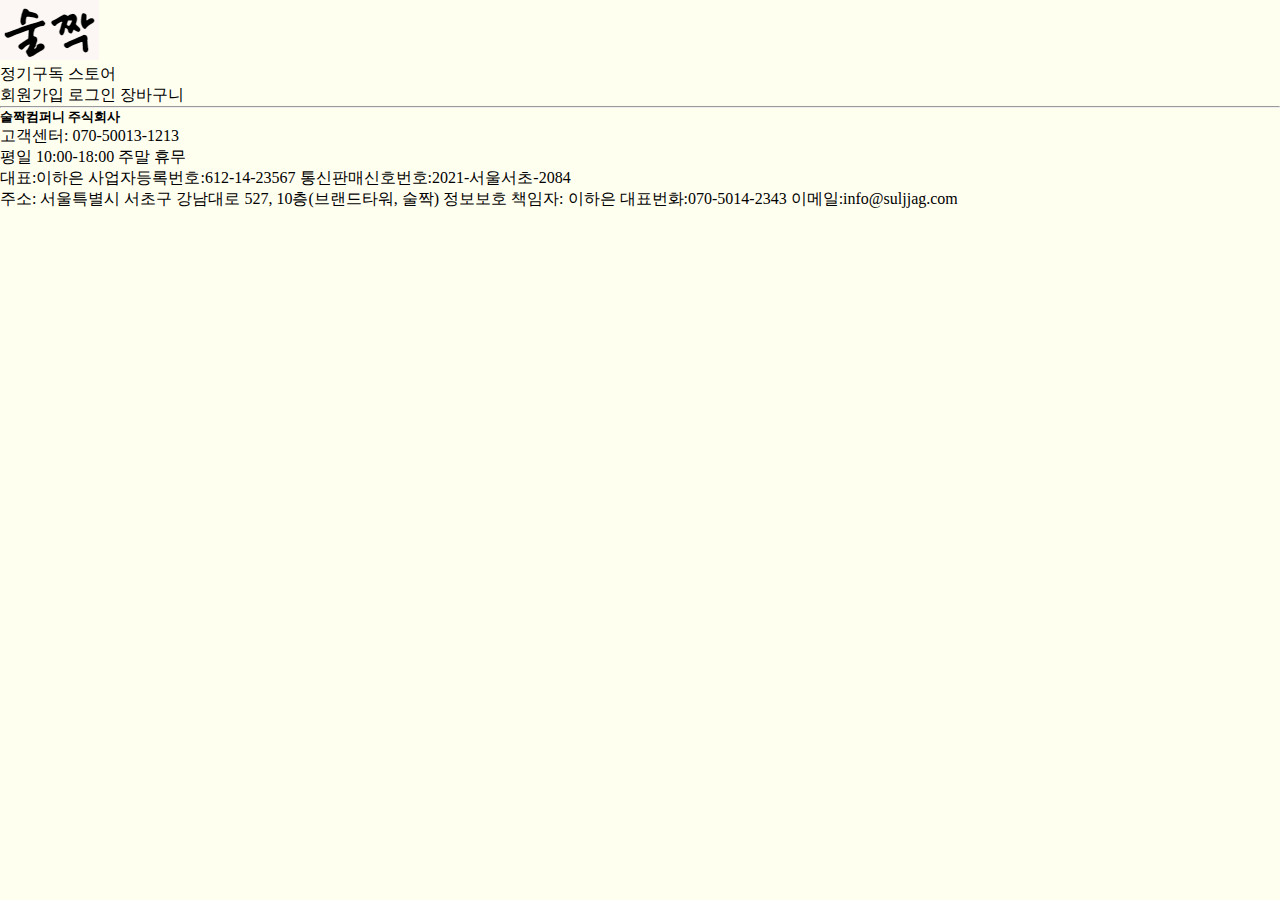
<file: suljjag/src/main/webapp/event.html>
<!DOCTYPE html>
<html>
<head>
<meta charset="UTF-8">
<title>Insert title here</title>
<link rel="stylesheet" href="style.css">
</head>
<body>
	<!-- 헤더 -->
	<header id="header">
		<div id="logo">
			<a href="http://localhost:8097/suljjag_project/main.html"><img src="images/logo.png"></a>
		</div>
		<nav id="navigation">
			<ul>
				<li>정기구독</li>
				<li>스토어</li>
			</ul>
			<ul id="right">
				<li>회원가입</li>
				<li>로그인</li>
				<li>장바구니</li>
			</ul>
		</nav>
	</header>
	<div class="store main_image"></div>
	<div class="store makgulri"></div>
	<div class="store cheongju"></div>
	<div class="store spirits"></div>
	<div class="store fruit wine"></div>
	<div class="subscribe event"></div>
	<div class="subscribe information"></div>
	<div class="subscribe week_pick"></div>
	<footer>
		<hr>
		<h5>술짝컴퍼니 주식회사</h5>
		<p>고객센터: 070-50013-1213</p>
		<p>평일 10:00-18:00 주말 휴무</p>
		대표:이하은 사업자등록번호:612-14-23567 통신판매신호번호:2021-서울서초-2084
		<p>주소: 서울특별시 서초구 강남대로 527, 10층(브랜드타워, 술짝) 정보보호 책임자: 이하은
			대표번화:070-5014-2343 이메일:info@suljjag.com</p>
	</footer>
</body>
</html>
</file>
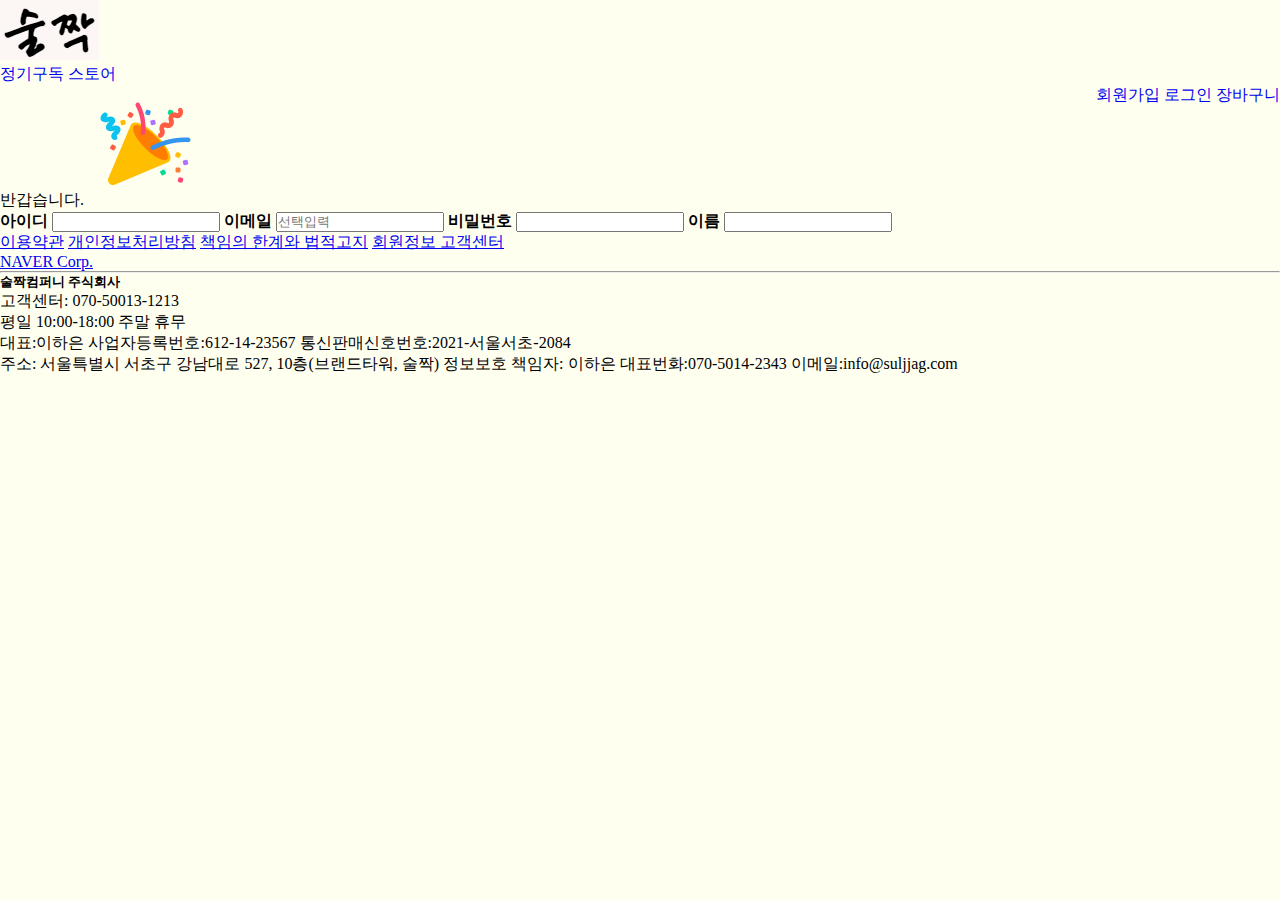
<file: suljjag/src/main/webapp/personal.html>
<!DOCTYPE html>
<html>
<head>
<meta charset="UTF-8">
<title>술짝 회원가입</title>
<link rel="stylesheet" href="style.css">
</head>
<body>
	<!-- 헤더 -->
	<header>
		<div>
			<a href="main.html"><img src="images/logo.png"></a>
		</div>
		<div class="main-navigation">
			<ul>
				<li><a href="http://localhost:8097/suljjag_project/subscribe.html">정기구독</a></li>
				<li><a href="http://localhost:8097/suljjag_project/store.html">스토어</a></li>
			</ul>
		</div>

		<div class="main-navigation-right">
				<ul>
					<li><a href="#">회원가입</a></li>
					<li><a href="#">로그인</a></li>
					<li><a href="#">장바구니</a></li>
				</ul>
		</div>
	</header>
<div class="personal-nav">
	반갑습니다.
	<img src="images/login-greeting-icon.png">
	<div class="field">
	<b>아이디</b>
	<span class="placehold-text">
	<input type="text">
	</span>
	 <b>이메일<small></small></b>
            <input type="email" placeholder="선택입력">
	<b>비밀번호</b>
	<input type="userpw" type="password">
	<b>이름</b>
	<input type="text">
	</div>
	<div class="member-footer">
            <div>
                <a href="#none">이용약관</a>
                <a href="#none">개인정보처리방침</a>
                <a href="#none">책임의 한계와 법적고지</a>
                <a href="#none">회원정보 고객센터</a>
            </div>
            <span><a href="#none">NAVER Corp.</a></span>
        </div>
</div>
<div class="personal-content">

</div>
<footer>
<hr>
<h5>술짝컴퍼니 주식회사</h5>
<p>고객센터: 070-50013-1213</p>
<p>평일 10:00-18:00 주말 휴무</p>
대표:이하은  사업자등록번호:612-14-23567 통신판매신호번호:2021-서울서초-2084
<p>주소: 서울특별시 서초구 강남대로 527, 10층(브랜드타워, 술짝) 정보보호 책임자: 이하은 대표번화:070-5014-2343 이메일:info@suljjag.com</p>

</footer>
</body>
</html>
</file>
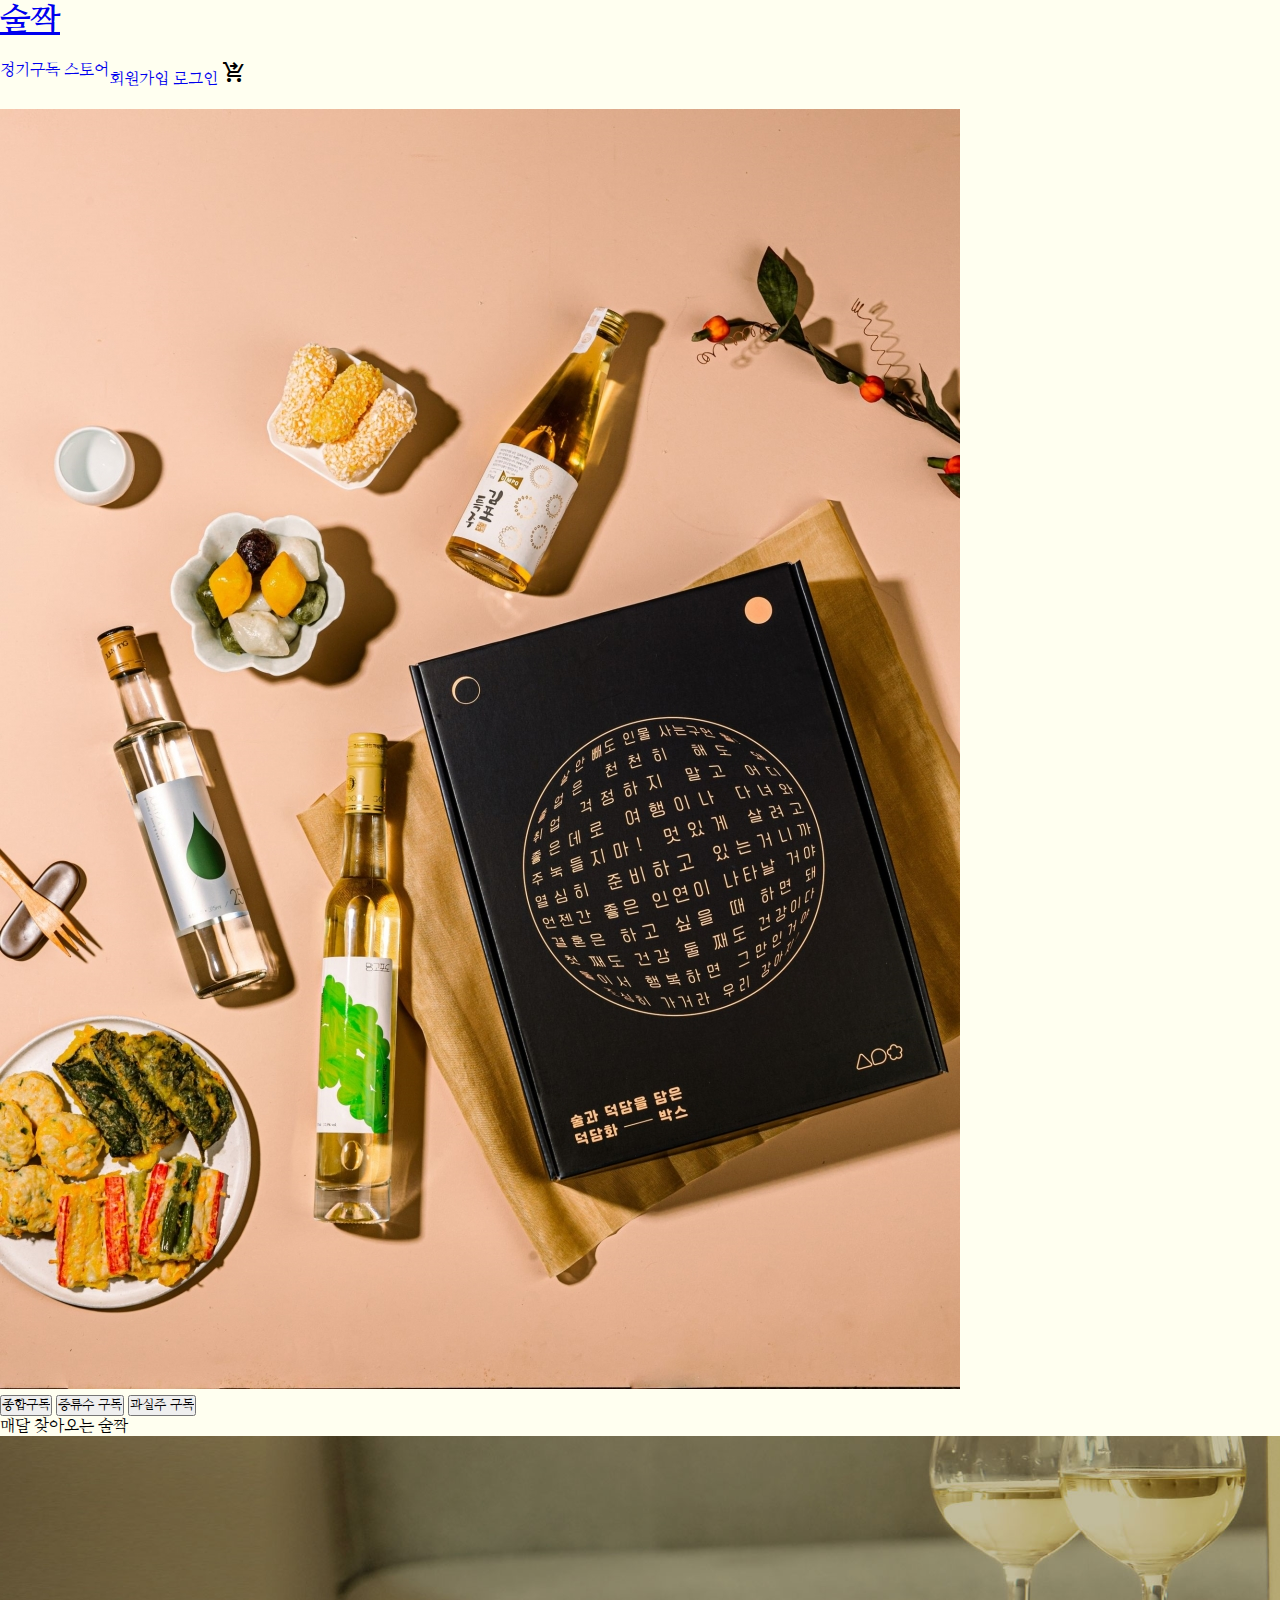
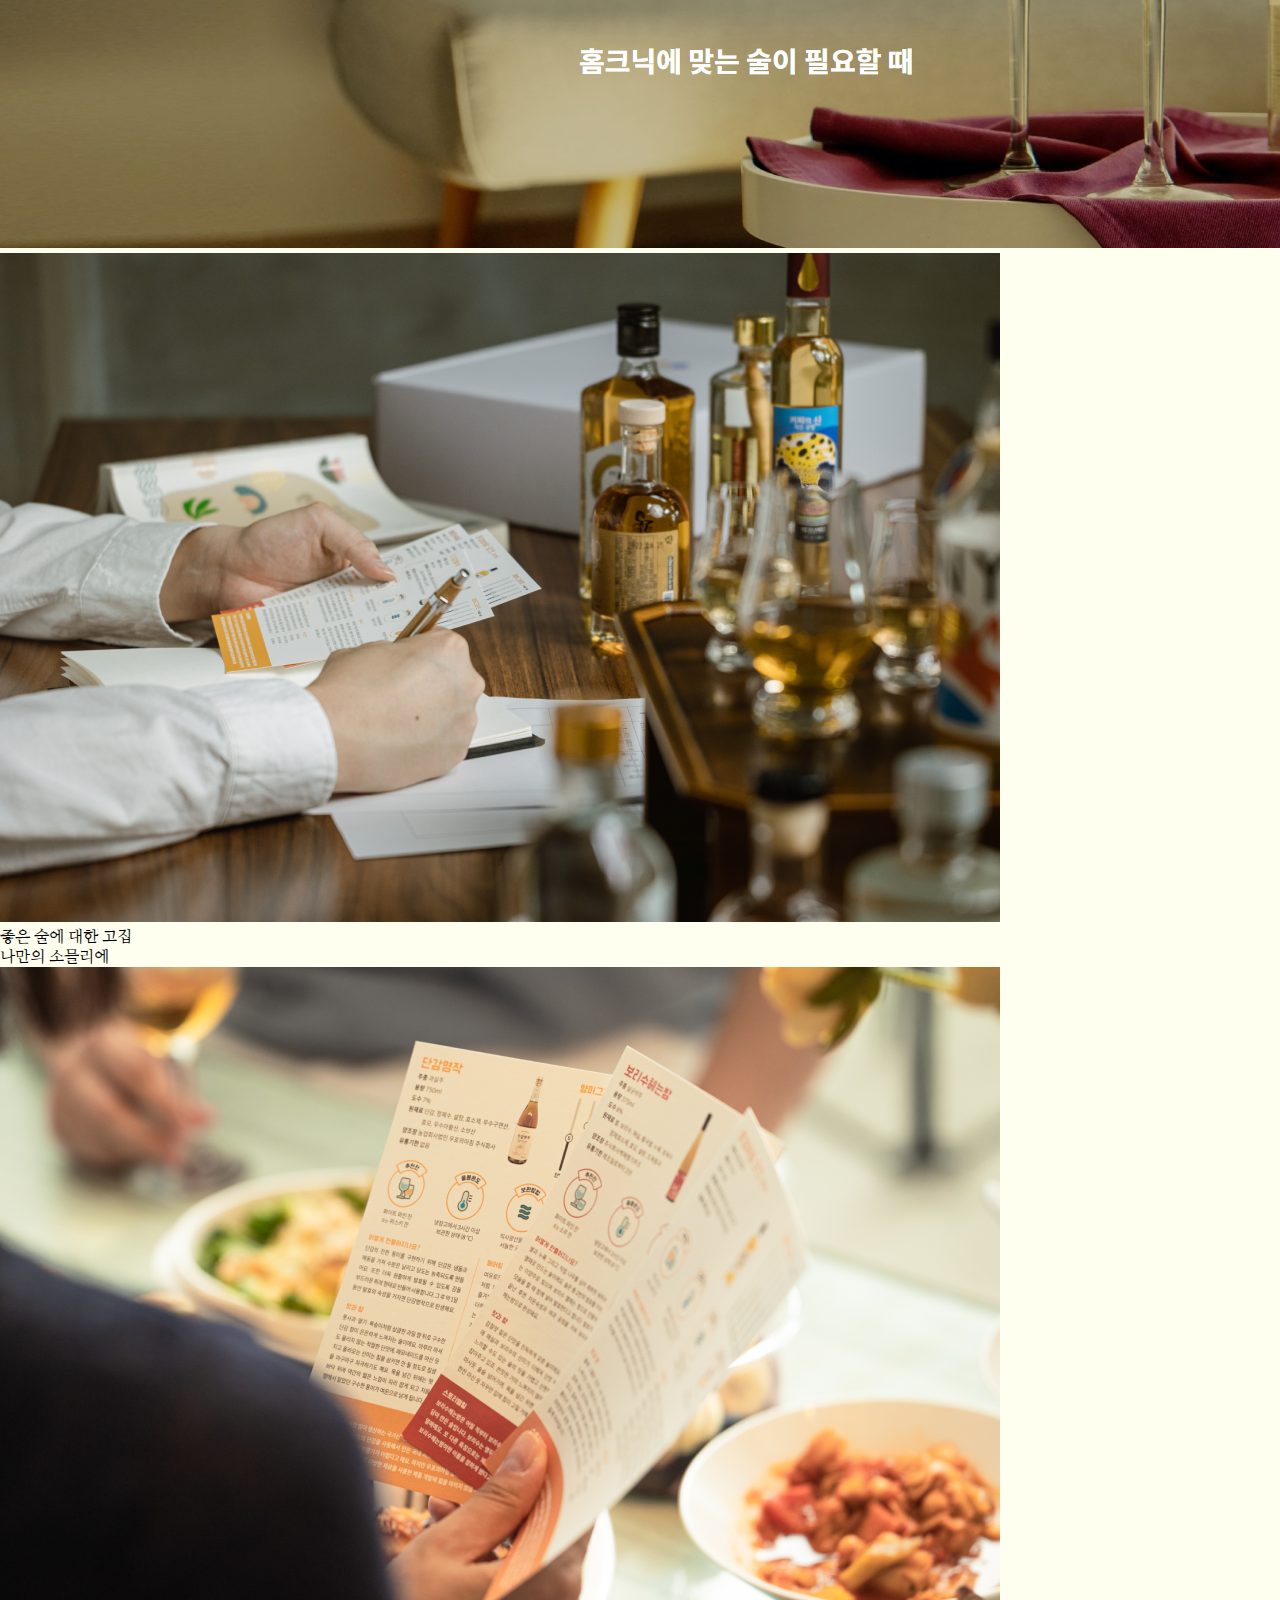
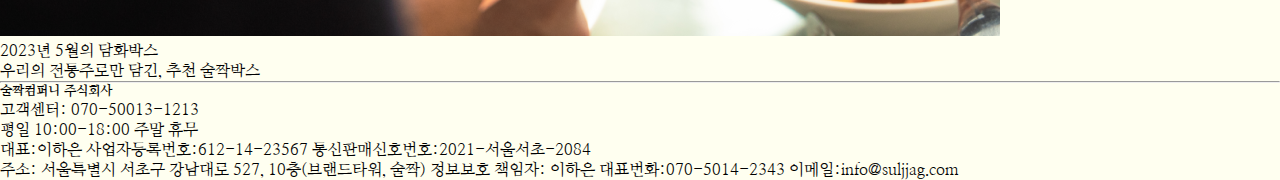
<file: suljjag/src/main/webapp/subscribe.html>
<!DOCTYPE html>
<html>
<head>
<meta charset="UTF-8">
<title>술짝</title>
<link rel="stylesheet" href="style.css?after">
<link rel="stylesheet" href="https://fonts.googleapis.com/css2?family=Material+Symbols+Outlined:opsz,wght,FILL,GRAD@20..48,100..700,0..1,-50..200" />
<link rel="preconnect" href="https://fonts.googleapis.com">
<link rel="preconnect" href="https://fonts.gstatic.com" crossorigin>
<link href="https://fonts.googleapis.com/css2?family=Nanum+Myeongjo:wght@800&display=swap" rel="stylesheet">
</head>
<body>
	<header>
		<div id="header">
			<h1><a href="main.html">술짝</a></h1>	<br>
		</div>
		<nav class="main-navigation-left">
			<ul>
				<li><a href="subscribe.html">정기구독</a></li>
				<li><a href="store.html">스토어</a></li>
			</ul>
		</nav>
		<nav class="navigation-right">
			<ul>
				<li><a href="signUp.html">회원가입</a></li>
				<li><a href="store.html">로그인</a></li>
				<span class="material-symbols-outlined">shopping_cart_checkout</span>
			</ul>
		</nav>
		<br>
	</header>
	<div class="subscribe-image-container">
		<img src="images/subscribe/subscribe.jpg">
	</div>
	<div class="subscribe-button">
		<input type="button" onclick="" value="종합구독">
		<input type="button" onclick="" value="증류수 구독">
		<input type="button" onclick="" value="과실주 구독">
	</div>
	<div class="subscribe-information">
		<p>매달 찾아오는 술짝</p>
		<img src="images/main_image3.PNG">
	</div>
	<div class="subscribe-qc">
	<img src="images/품질검증.png">
	<p>좋은 술에 대한 고집</p>
	</div>
	<div class="subscribe-curation">
	<p>나만의 소믈리에</p>
	<img src="images/큐레이션.png">
	</div>
	<div class="subscribe-box">
		<div class="title">
		2023년 5월의 담화박스
		</div>
		<div class="description">
		우리의 전통주로만 담긴, 추천 술짝박스  
		</div>
	</div>
	<div class="subscribe-in-box">
		<div class="종합">
		
		</div>
		<div class="증류수">
		
		</div>
		<div class="과실주">
		
		</div>
	</div>
	<footer>
		<hr>
		<h5>술짝컴퍼니 주식회사</h5>
		<p>고객센터: 070-50013-1213</p>
		<p>평일 10:00-18:00 주말 휴무</p>
		대표:이하은 사업자등록번호:612-14-23567 통신판매신호번호:2021-서울서초-2084
		<p>주소: 서울특별시 서초구 강남대로 527, 10층(브랜드타워, 술짝) 정보보호 책임자: 이하은
			대표번화:070-5014-2343 이메일:info@suljjag.com</p>
	</footer>
</body>
</html>
</file>
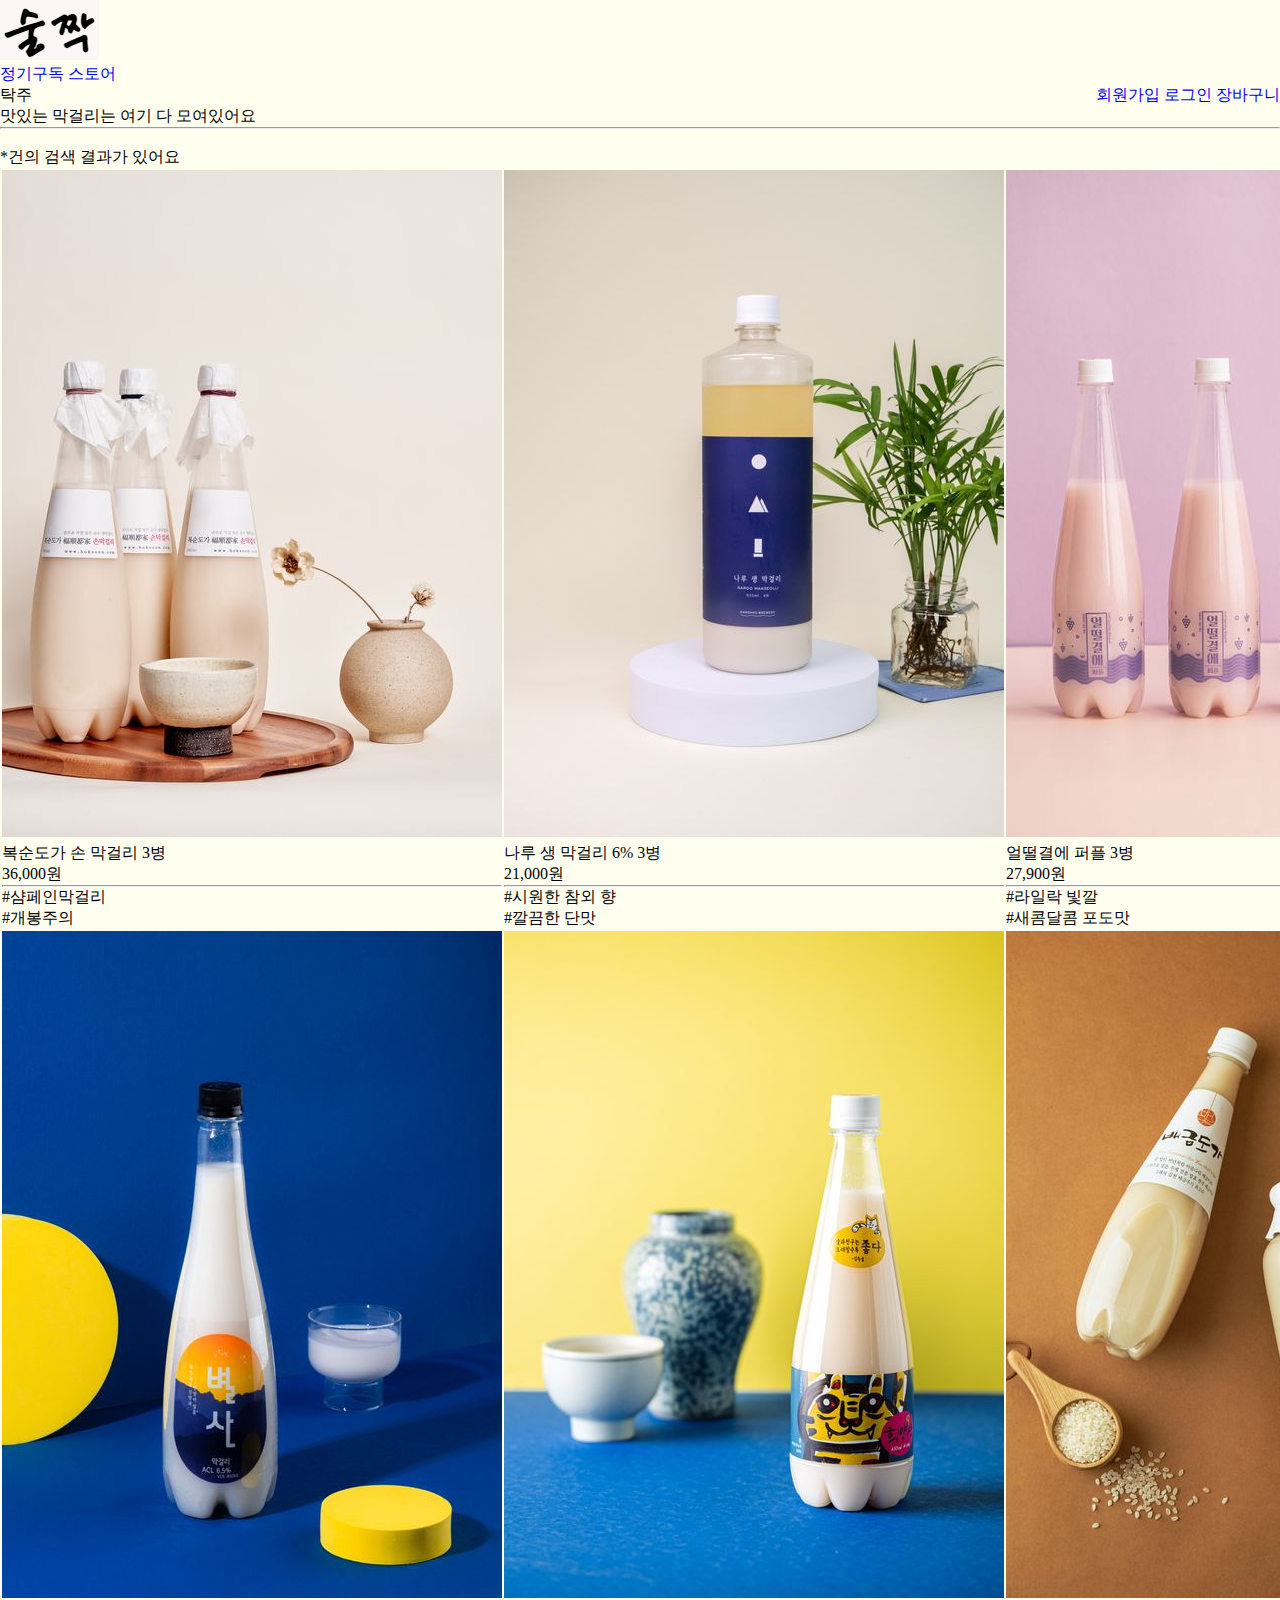
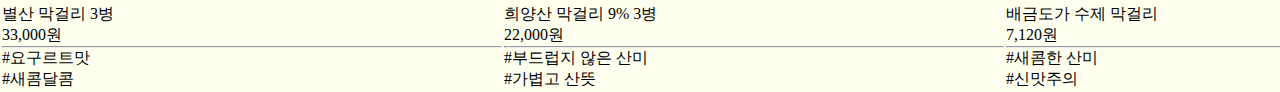
<file: suljjag/src/main/webapp/takju.html>
<!DOCTYPE html>
<html>
<head>
<meta charset="UTF-8">
<title>술짝::탁주</title>
<link rel="stylesheet" href="style.css?after">
</head>
<body>
<!-- 헤더 -->
	<header>
		<div>
			<a href="main.html"><img src="images/logo.png"></a>
		</div>
		<div class="main-navigation">
			<ul>
				<li><a href="http://localhost:8097/suljjag_project/subscribe.html">정기구독</a></li>
				<li><a href="http://localhost:8097/suljjag_project/store.html">스토어</a></li>
			</ul>
		</div>

		<div class="main-navigation-right">
				<ul>
					<li><a href="#">회원가입</a></li>
					<li><a href="#">로그인</a></li>
					<li><a href="#">장바구니</a></li>
				</ul>
		</div>
	</header>
	<!-- 탁주 메인 -->
	<div class="takju-main">
	탁주
	</div>
	<div class="takju-main-image">
	<span>맛있는 막걸리는 여기 다 모여있어요</span>
	</div>
	<hr>
	<br>
	<div class="takju-all">
	*건의 검색 결과가 있어요
	</div>
	<div class="takju-content">
	<table id="tb-takju">
		<tr>
			<th><img src="images/takju/takju1.jpg"></th>
			<th><img src="images/takju/takju2.jpg"></th>
			<th><img src="images/takju/takju3.jpg"></th>
			<th><img src="images/takju/takju4.jpg"></th>
			<th><img src="images/takju/takju5.jpg"></th>
		</tr>
		<tr>
			<td>복순도가 손 막걸리 3병<br>36,000원<br><hr>#샴페인막걸리<br>#개봉주의</td>
			<td>나루 생 막걸리 6% 3병<br>21,000원<br><hr>#시원한 참외 향<br>#깔끔한 단맛</td>
			<td>얼떨결에 퍼플 3병<br>27,900원<br><hr>#라일락 빛깔<br>#새콤달콤 포도맛</td>
			<td>민주 포도막걸리<br>13,200원<br><hr>#진짜 포도맛<br>#생그러운 포도풍미</td>
			<td>구름을 벗삼아 10병<br>20,000원<br><hr>#깔끔하고 가볍<br>#청량함</td>
		</tr>
		<tr>
			<th><img src="images/takju/takju6.jpg"></th>
			<th><img src="images/takju/takju7.jpg"></th>
			<th><img src="images/takju/takju8.jpg"></th>
			<th><img src="images/takju/takju9.jpg"></th>
			<th><img src="images/takju/takju10.jpg"></th>
		</tr>
		<tr>
			<td>별산 막걸리 3병<br>33,000원<br><hr>#요구르트맛<br>#새콤달콤</td>
			<td>희양산 막걸리 9% 3병<br>22,000원<br><hr>#부드럽지 않은 산미<br>#가볍고 산뜻</td>
			<td>배금도가 수제 막걸리<br>7,120원<br><hr>#새콤한 산미<br>#신맛주의</td>
			<td>지란지교 탁주<br>15,000원<br><hr>#짜릿한 새콤함과 향<br>#부부가 만든 술</td>
			<td>이상헌 탁주 10%<br>15,000원<br><hr>#드라이함<br>#깔끔한 목넘김</td>
		</tr>
	</table>
	</div>
</body>
</html>
</file>
<file: suljjag/src/main/webapp/style.css>
@charset "UTF-8";
*{
	margin:0 auto;
	padding:0;
	font-family: 'Nanum Myeongjo', serif;
 }
body{
	background-color:ivory;
}

<<<<<<< HEAD
<!--전체 스타일 설정-->
*{margin:0;padding:0;background-color:purple;}
header ul li{
	list-style-type: none;
	display: inline;
}
header ul li a{
	text-decoration:none;
}
.main-navigation-left{
	float:left;
}
.main-navigation-right{
float:right;
}
.main-image{
	clear:both;
}
.main-content{
	
=======
.material-symbols-outlined {
  font-variation-settings:
  'FILL' 0,
  'wght' 400,
  'GRAD' 0,
  'opsz' 48
}
.logo{
font-size:3rem;
display:inline;

}

.navigationbar-left ul li{
	display:inline;
	list-style-type: none;
}
.navigationbar-right ul li{
	display:inline;
	list-style-type: none;
}
a{
	text-decoration:none;
	color: inherit;
}
a:link{
	text-decoration:none;
}
a:visited{
	text-decoration:none;
}
a:hover{
	text-decoration:none;
}
a:active{
	text-decoration:none;
}

<!--메인 화면 설정-->




.main-image{
	width:100;
	display:block; 
	margin:auto;
>>>>>>> 136cce34e1469d1d6d4cfb86482b299088e7b3dc
}
.main-story img {
	width:100;
	display:block; 
	margin:auto;
}

.main-image-text {
	position: absolute;
	top: 180%;
	left: 50%;
	transform: translate(-50%, -50%);
	color: white;
	font-size: 30px
}
.main-subscribe{
	margin:0;
	width:575px;
	height:115px;
	background-color:#f4f57a;
	border-radius:50px;
	padding:20px;
	float:left;
}
.main-store{
	margin:0;
	width:575px;
	height:115px;
	background-color:#f4f57a;
	border-radius:50px;
	padding:20px;
	float:left;
}
.main-content2 img{
	float:right;
	width:580px;
}
.main-store2{
	margin:0 auto;
}
.sub-info{
	clear:both;
	font-size:1.7rem;
	font-weight:bold;
	margin-top:2px;
}
.sub-text{
	font-size:1rem;
	font-weight:bold;
	margin-top:10px;
	margin-bottom:10px;
}
<!--회원가입 화면 스타일설정-->
    #personal-nav {
	width: 100%; height : 100px;
	background-color: green;
}
<!--구독 화면 스타일-->
.subscribe-image-container > img {
  position: absolute;
  width: 100%;
  /* height: 100%; */
  top: 50%;
  left: 50%;
  transform: translate(-50%, -50%);
}
.subscribe-box{
	background-image: url("iamges/subscribe/subscribe1.png");
}
<!--스토어 화면 스타일설정-->
    .store-information {
	background-image: url('images/store.jpg');
	background-color: black;
}

#store-content ul li {
	list-style-type: none;
	display: inline;
}
<!--탁주-->
.takju-main-image span{
	background-color:gray;
}
</file>
